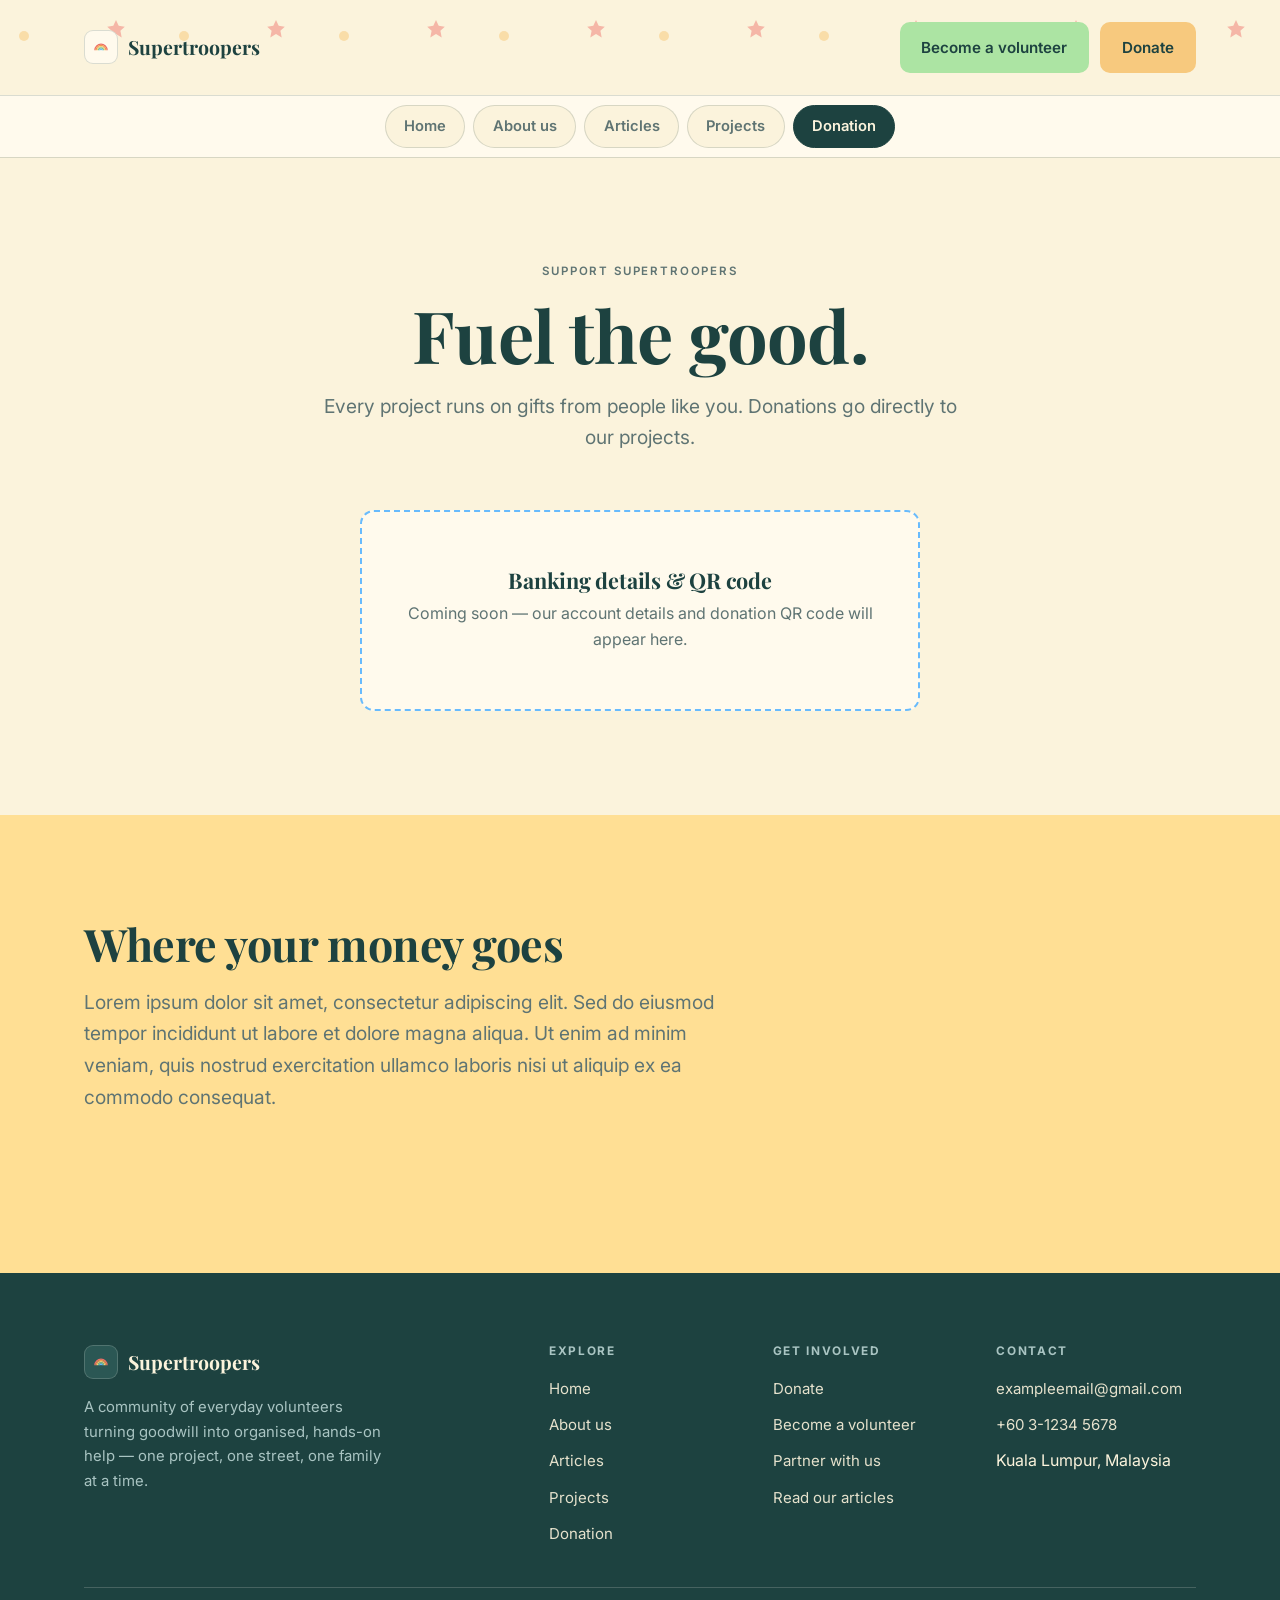
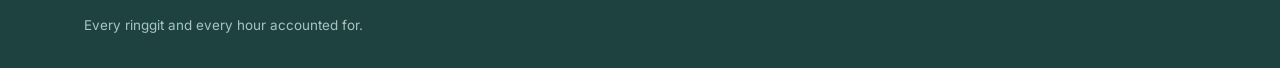
<file: donate.html>
<!DOCTYPE html>
<html lang="en">
<head>
  <meta charset="UTF-8">
  <meta name="viewport" content="width=device-width, initial-scale=1">
  <title>Donate &amp; Volunteer — Supertroopers</title>
  <meta name="description" content="Support Supertroopers with a one-time or monthly gift, see exactly where donations go, or sign up as a volunteer.">
  <link rel="icon" href="data:image/svg+xml,<svg xmlns='http://www.w3.org/2000/svg' viewBox='0 0 24 24'><rect width='24' height='24' rx='6' fill='%230F2A1F'/><path d='M12 4.5l2.2 4.75 5 .77-3.6 3.3.85 4.93L12 15.9l-4.45 2.35.85-4.93-3.6-3.3 5-.77L12 4.5z' fill='%23C05A2B'/></svg>">
  <link rel="preconnect" href="https://fonts.googleapis.com">
  <link rel="preconnect" href="https://fonts.gstatic.com" crossorigin>
  <link href="https://fonts.googleapis.com/css2?family=Playfair+Display:ital,wght@0,600;0,700;0,800;1,600&family=Inter:wght@400;500;600;700&display=swap" rel="stylesheet">
  <link rel="stylesheet" href="css/styles.css">
  <script src="js/main.js" defer></script>
</head>
<body>
  <a class="skip-link" href="#main">Skip to content</a>
  <header class="site-header">
    <div class="container header-inner">
      <a class="brand" href="index.html" aria-label="Supertroopers — home">
        <span class="brand-mark" aria-hidden="true"><svg width="16" height="16" viewBox="0 0 24 24" fill="none" aria-hidden="true"><path d="M2.8 17A9.2 9.2 0 0 1 21.2 17" stroke="#EE6D67" stroke-width="1.8"/><path d="M4.65 17A7.35 7.35 0 0 1 19.35 17" stroke="#F09A4B" stroke-width="1.8"/><path d="M6.5 17A5.5 5.5 0 0 1 17.5 17" stroke="#F7C97E" stroke-width="1.8"/><path d="M8.35 17A3.65 3.65 0 0 1 15.65 17" stroke="#7CC98F" stroke-width="1.8"/><path d="M10.2 17A1.8 1.8 0 0 1 13.8 17" stroke="#68BBFD" stroke-width="1.8"/></svg></span>
        <span class="brand-name">Supertroopers</span>
      </a>
      <div class="header-actions">
        <a class="btn btn-leaf" href="projects.html">Become a volunteer</a>
        <a class="btn btn-accent" href="donate.html">Donate</a>
      </div>
    </div>
    <nav class="tab-bar" aria-label="Main navigation">
    <div class="container tab-bar-inner">
      <a class="tab-link" href="index.html">Home</a>
      <a class="tab-link" href="about.html">About us</a>
      <a class="tab-link" href="news.html">Articles</a>
      <a class="tab-link" href="projects.html">Projects</a>
      <a class="tab-link" href="donate.html" aria-current="page">Donation</a>
    </div>
  </nav>
  </header>
  <main id="main">

    <section class="section">
      <div class="container">
        <div class="section-head center reveal">
          <p class="kicker">Support Supertroopers</p>
          <h1>Fuel the good.</h1>
          <p class="lead">Every project runs on gifts from people like you. Donations go directly to our projects.</p>
        </div>
        <div class="placeholder-box reveal">
          <h3>Banking details &amp; QR code</h3>
          <p>Coming soon &mdash; our account details and donation QR code will appear here.</p>
        </div>
      </div>
    </section>

    <section class="section section-alt">
      <div class="container">
        <div class="section-head reveal">
          <h2>Where your money goes</h2>
          <p class="lead">Lorem ipsum dolor sit amet, consectetur adipiscing elit. Sed do eiusmod tempor incididunt ut labore et dolore magna aliqua. Ut enim ad minim veniam, quis nostrud exercitation ullamco laboris nisi ut aliquip ex ea commodo consequat.</p>
        </div>
      </div>
    </section>

  </main>
  <footer class="site-footer">
    <div class="container">
      <div class="footer-top">
        <div class="footer-brand">
          <a class="brand brand-light" href="index.html">
            <span class="brand-mark" aria-hidden="true"><svg width="16" height="16" viewBox="0 0 24 24" fill="none" aria-hidden="true"><path d="M2.8 17A9.2 9.2 0 0 1 21.2 17" stroke="#EE6D67" stroke-width="1.8"/><path d="M4.65 17A7.35 7.35 0 0 1 19.35 17" stroke="#F09A4B" stroke-width="1.8"/><path d="M6.5 17A5.5 5.5 0 0 1 17.5 17" stroke="#F7C97E" stroke-width="1.8"/><path d="M8.35 17A3.65 3.65 0 0 1 15.65 17" stroke="#7CC98F" stroke-width="1.8"/><path d="M10.2 17A1.8 1.8 0 0 1 13.8 17" stroke="#68BBFD" stroke-width="1.8"/></svg></span>
            <span class="brand-name">Supertroopers</span>
          </a>
          <p>A community of everyday volunteers turning goodwill into organised, hands-on help &mdash; one project, one street, one family at a time.</p>
        </div>
        <div class="footer-cols">
          <div>
            <h3>Explore</h3>
            <ul>
              <li><a href="index.html">Home</a></li>
              <li><a href="about.html">About us</a></li>
              <li><a href="news.html">Articles</a></li>
              <li><a href="projects.html">Projects</a></li>
              <li><a href="donate.html">Donation</a></li>
            </ul>
          </div>
          <div>
            <h3>Get involved</h3>
            <ul>
              <li><a href="donate.html">Donate</a></li>
              <li><a href="donate.html">Become a volunteer</a></li>
              <li><a href="mailto:hello@supertrooper.org">Partner with us</a></li>
              <li><a href="news.html">Read our articles</a></li>
            </ul>
          </div>
          <div>
            <h3>Contact</h3>
            <ul>
              <li><a href="mailto:exampleemail@gmail.com">exampleemail@gmail.com</a></li>
              <li><a href="tel:+60312345678">+60 3-1234 5678</a></li>
              <li>Kuala Lumpur, Malaysia</li>
            </ul>
          </div>
        </div>
      </div>
      <div class="footer-bottom">
        <p>Every ringgit and every hour accounted for.</p>
      </div>
    </div>
  </footer>
</body>
</html>
</file>
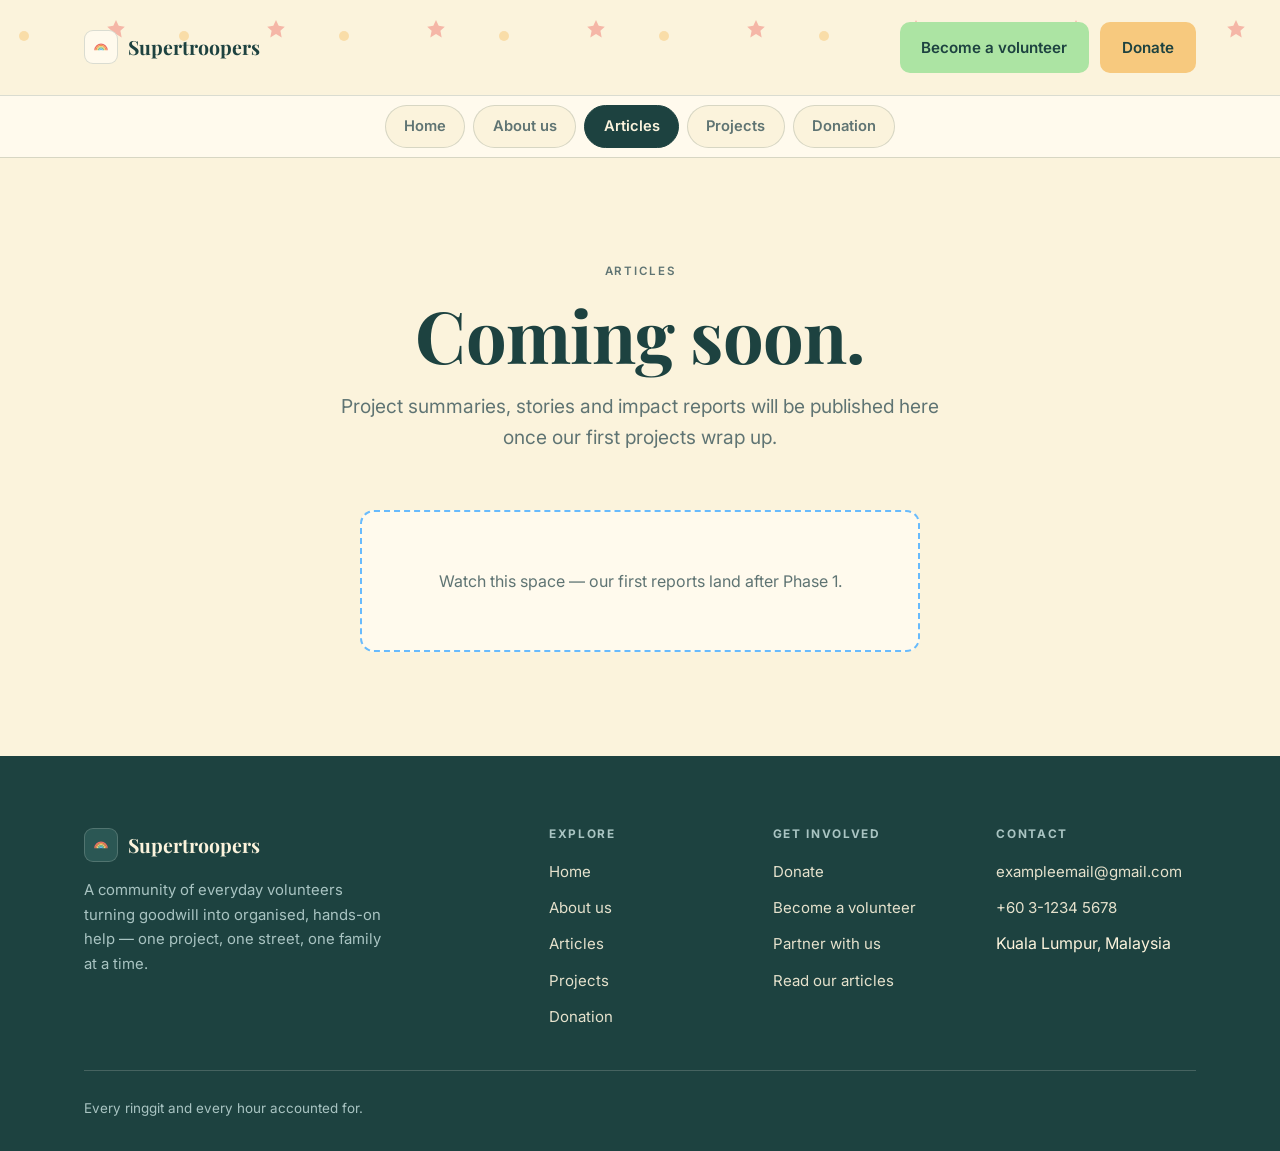
<file: news.html>
<!DOCTYPE html>
<html lang="en">
<head>
  <meta charset="UTF-8">
  <meta name="viewport" content="width=device-width, initial-scale=1">
  <title>Articles — Supertroopers</title>
  <meta name="description" content="Updates, project summaries, volunteer stories, announcements and impact reports from Supertroopers.">
  <link rel="icon" href="data:image/svg+xml,<svg xmlns='http://www.w3.org/2000/svg' viewBox='0 0 24 24'><rect width='24' height='24' rx='6' fill='%230F2A1F'/><path d='M12 4.5l2.2 4.75 5 .77-3.6 3.3.85 4.93L12 15.9l-4.45 2.35.85-4.93-3.6-3.3 5-.77L12 4.5z' fill='%23C05A2B'/></svg>">
  <link rel="preconnect" href="https://fonts.googleapis.com">
  <link rel="preconnect" href="https://fonts.gstatic.com" crossorigin>
  <link href="https://fonts.googleapis.com/css2?family=Playfair+Display:ital,wght@0,600;0,700;0,800;1,600&family=Inter:wght@400;500;600;700&display=swap" rel="stylesheet">
  <link rel="stylesheet" href="css/styles.css">
  <script src="js/main.js" defer></script>
</head>
<body>
  <a class="skip-link" href="#main">Skip to content</a>
  <header class="site-header">
    <div class="container header-inner">
      <a class="brand" href="index.html" aria-label="Supertroopers — home">
        <span class="brand-mark" aria-hidden="true"><svg width="16" height="16" viewBox="0 0 24 24" fill="none" aria-hidden="true"><path d="M2.8 17A9.2 9.2 0 0 1 21.2 17" stroke="#EE6D67" stroke-width="1.8"/><path d="M4.65 17A7.35 7.35 0 0 1 19.35 17" stroke="#F09A4B" stroke-width="1.8"/><path d="M6.5 17A5.5 5.5 0 0 1 17.5 17" stroke="#F7C97E" stroke-width="1.8"/><path d="M8.35 17A3.65 3.65 0 0 1 15.65 17" stroke="#7CC98F" stroke-width="1.8"/><path d="M10.2 17A1.8 1.8 0 0 1 13.8 17" stroke="#68BBFD" stroke-width="1.8"/></svg></span>
        <span class="brand-name">Supertroopers</span>
      </a>
      <div class="header-actions">
        <a class="btn btn-leaf" href="projects.html">Become a volunteer</a>
        <a class="btn btn-accent" href="donate.html">Donate</a>
      </div>
    </div>
    <nav class="tab-bar" aria-label="Main navigation">
    <div class="container tab-bar-inner">
      <a class="tab-link" href="index.html">Home</a>
      <a class="tab-link" href="about.html">About us</a>
      <a class="tab-link" href="news.html" aria-current="page">Articles</a>
      <a class="tab-link" href="projects.html">Projects</a>
      <a class="tab-link" href="donate.html">Donation</a>
    </div>
  </nav>
  </header>
  <main id="main">

    <section class="section">
      <div class="container">
        <div class="section-head center reveal">
          <p class="kicker">Articles</p>
          <h1>Coming soon.</h1>
          <p class="lead">Project summaries, stories and impact reports will be published here once our first projects wrap up.</p>
        </div>
        <div class="placeholder-box reveal">
          <p>Watch this space &mdash; our first reports land after Phase 1.</p>
        </div>
      </div>
    </section>

  </main>
  <footer class="site-footer">
    <div class="container">
      <div class="footer-top">
        <div class="footer-brand">
          <a class="brand brand-light" href="index.html">
            <span class="brand-mark" aria-hidden="true"><svg width="16" height="16" viewBox="0 0 24 24" fill="none" aria-hidden="true"><path d="M2.8 17A9.2 9.2 0 0 1 21.2 17" stroke="#EE6D67" stroke-width="1.8"/><path d="M4.65 17A7.35 7.35 0 0 1 19.35 17" stroke="#F09A4B" stroke-width="1.8"/><path d="M6.5 17A5.5 5.5 0 0 1 17.5 17" stroke="#F7C97E" stroke-width="1.8"/><path d="M8.35 17A3.65 3.65 0 0 1 15.65 17" stroke="#7CC98F" stroke-width="1.8"/><path d="M10.2 17A1.8 1.8 0 0 1 13.8 17" stroke="#68BBFD" stroke-width="1.8"/></svg></span>
            <span class="brand-name">Supertroopers</span>
          </a>
          <p>A community of everyday volunteers turning goodwill into organised, hands-on help &mdash; one project, one street, one family at a time.</p>
        </div>
        <div class="footer-cols">
          <div>
            <h3>Explore</h3>
            <ul>
              <li><a href="index.html">Home</a></li>
              <li><a href="about.html">About us</a></li>
              <li><a href="news.html">Articles</a></li>
              <li><a href="projects.html">Projects</a></li>
              <li><a href="donate.html">Donation</a></li>
            </ul>
          </div>
          <div>
            <h3>Get involved</h3>
            <ul>
              <li><a href="donate.html">Donate</a></li>
              <li><a href="donate.html">Become a volunteer</a></li>
              <li><a href="mailto:hello@supertrooper.org">Partner with us</a></li>
              <li><a href="news.html">Read our articles</a></li>
            </ul>
          </div>
          <div>
            <h3>Contact</h3>
            <ul>
              <li><a href="mailto:exampleemail@gmail.com">exampleemail@gmail.com</a></li>
              <li><a href="tel:+60312345678">+60 3-1234 5678</a></li>
              <li>Kuala Lumpur, Malaysia</li>
            </ul>
          </div>
        </div>
      </div>
      <div class="footer-bottom">
        <p>Every ringgit and every hour accounted for.</p>
      </div>
    </div>
  </footer>
</body>
</html>
</file>
<file: css/styles.css>
/* ============================================================
   Super Trooper — volunteer organisation website
   Style: warm editorial non-profit (cream paper, forest ink,
   terracotta accent, serif display type). Flat surfaces,
   hairline borders, restrained motion.
   ============================================================ */

:root {
  /* Colors — derived from the official Supertroopers palette:
     #f7c97e (orange) #ffdf94 (cream) #ace4a3 (green) #77afae (teal)
     #68bbfd (blue) #ee6d67 (coral) */
  --paper: #FBF3DC;
  --paper-2: #FFDF94;
  --card: #FFFAED;
  --ink: #1D4240;
  --ink-2: #2B5754;
  --text: #26413F;
  --muted: #5F7473;
  --muted-2: #A9C4C2;
  --accent: #EE6D67;
  --accent-2: #D95850;
  --sun: #F7C97E;
  --sun-2: #EFB65C;
  --leaf: #ACE4A3;
  --sky: #68BBFD;
  --teal: #77AFAE;
  --line: rgba(29, 66, 64, 0.16);
  --line-dark: rgba(255, 250, 237, 0.18);

  /* Type */
  --font-display: "Playfair Display", Georgia, "Times New Roman", serif;
  --font-sans: "Inter", -apple-system, "Segoe UI", system-ui, sans-serif;

  /* Shape & rhythm */
  --radius: 14px;
  --radius-sm: 10px;
  --container: 1160px;
  --section-pad: clamp(4rem, 9vw, 6.5rem);
}

/* ---------- Reset & base ---------- */

*,
*::before,
*::after {
  box-sizing: border-box;
  margin: 0;
  padding: 0;
}

html {
  scroll-behavior: smooth;
}

body {
  font-family: var(--font-sans);
  font-size: 1rem;
  line-height: 1.65;
  color: var(--text);
  background: var(--paper);
  -webkit-font-smoothing: antialiased;
}

img {
  display: block;
  max-width: 100%;
}

a {
  color: inherit;
}

button {
  font: inherit;
  cursor: pointer;
  border: 0;
  background: none;
  color: inherit;
}

.skip-link {
  position: absolute;
  left: -999px;
  top: 0;
  background: var(--ink);
  color: var(--paper);
  padding: 0.6rem 1rem;
  z-index: 100;
}

.skip-link:focus {
  left: 12px;
  top: 12px;
}

/* ---------- Layout helpers ---------- */

.container {
  max-width: var(--container);
  margin: 0 auto;
  padding: 0 24px;
}

.section {
  padding: var(--section-pad) 0;
}

.section-alt {
  background: var(--paper-2);
}

.section-ink {
  background: var(--ink);
  color: var(--paper);
}

.section-accent {
  background: var(--accent);
  color: #FFFAED;
}

.section-head {
  max-width: 640px;
  margin-bottom: clamp(2rem, 5vw, 3.5rem);
}

.section-head.center {
  margin-left: auto;
  margin-right: auto;
  text-align: center;
}

.grid-2 {
  display: grid;
  grid-template-columns: repeat(2, 1fr);
  gap: 24px;
}

.grid-3 {
  display: grid;
  grid-template-columns: repeat(3, 1fr);
  gap: 24px;
}

/* ---------- Typography ---------- */

.kicker {
  font-size: 0.72rem;
  font-weight: 600;
  letter-spacing: 0.16em;
  text-transform: uppercase;
  color: var(--muted);
  margin-bottom: 1rem;
}

.section-ink .kicker {
  color: var(--muted-2);
}

.section-accent .kicker {
  color: rgba(255, 250, 237, 0.75);
}

h1, .h1,
h2, .h2,
h3, .h3 {
  font-family: var(--font-display);
  color: var(--ink);
  line-height: 1.12;
  letter-spacing: -0.01em;
  font-weight: 700;
}

.section-ink :is(h1, h2, h3),
.section-accent :is(h1, h2, h3) {
  color: inherit;
}

h1, .h1 {
  font-size: clamp(2.7rem, 6.4vw, 4.5rem);
  line-height: 1.05;
}

h2, .h2 {
  font-size: clamp(1.9rem, 4vw, 2.8rem);
}

h3, .h3 {
  font-size: 1.35rem;
}

.lead {
  font-size: clamp(1.05rem, 1.6vw, 1.2rem);
  color: var(--muted);
  max-width: 58ch;
  margin-top: 1.1rem;
}

.section-ink .lead,
.section-accent .lead {
  color: rgba(255, 250, 237, 0.85);
}

em {
  font-style: italic;
}

.text-link {
  font-weight: 600;
  color: var(--ink);
  text-decoration: none;
  border-bottom: 1.5px solid var(--accent);
  padding-bottom: 1px;
  transition: color 0.2s ease;
}

.text-link:hover {
  color: var(--accent);
}

/* ---------- Buttons & chips ---------- */

.btn {
  display: inline-flex;
  align-items: center;
  gap: 0.5rem;
  padding: 0.72rem 1.3rem;
  border-radius: var(--radius-sm);
  font-weight: 600;
  font-size: 0.95rem;
  text-decoration: none;
  border: 1px solid transparent;
  transition: background 0.2s ease, color 0.2s ease, border-color 0.2s ease, transform 0.2s ease;
}

.btn:hover {
  transform: translateY(-1px);
}

.btn-lg {
  padding: 0.95rem 1.7rem;
  font-size: 1.02rem;
}

.btn-primary {
  background: var(--ink);
  color: var(--paper);
}

.btn-primary:hover {
  background: var(--ink-2);
}

.btn-accent {
  background: var(--sun);
  color: var(--ink);
}

.btn-accent:hover {
  background: var(--sun-2);
}

.btn-leaf {
  background: var(--leaf);
  color: var(--ink);
}

.btn-leaf:hover {
  background: #98D68E;
}

.btn-light {
  background: var(--paper);
  color: var(--ink);
}

.btn-light:hover {
  background: #fff;
}

.btn-ghost-light {
  border-color: rgba(255, 250, 237, 0.5);
  color: inherit;
}

.btn-ghost-light:hover {
  border-color: currentColor;
}

.chip {
  display: inline-flex;
  align-items: center;
  gap: 0.4rem;
  padding: 0.28rem 0.7rem;
  border: 1px solid var(--line);
  border-radius: 999px;
  font-size: 0.78rem;
  font-weight: 600;
  background: var(--card);
  color: var(--ink);
}

.chip-accent {
  color: var(--accent-2);
  border-color: rgba(238, 109, 103, 0.5);
}

.chip-dot::before {
  content: "";
  width: 7px;
  height: 7px;
  border-radius: 50%;
  background: var(--accent);
}

/* ---------- Announcement bar ---------- */

.announce {
  background: var(--ink);
  color: var(--paper);
  font-size: 0.86rem;
}

.announce-inner {
  display: flex;
  align-items: center;
  justify-content: center;
  gap: 1rem;
  padding-top: 0.55rem;
  padding-bottom: 0.55rem;
  text-align: center;
}

.announce a {
  color: inherit;
  font-weight: 600;
}

.announce-close {
  font-size: 1.1rem;
  line-height: 1;
  opacity: 0.7;
  padding: 0.2rem 0.4rem;
}

.announce-close:hover {
  opacity: 1;
}

/* ---------- Header & navigation ---------- */

.site-header {
  position: sticky;
  top: 0;
  z-index: 50;
  background: var(--paper);
  border-bottom: 1px solid var(--line);
}

.header-inner {
  display: flex;
  align-items: center;
  justify-content: space-between;
  gap: 1.5rem;
  padding-top: 0.9rem;
  padding-bottom: 0.9rem;
}

.brand {
  display: inline-flex;
  align-items: center;
  gap: 0.6rem;
  text-decoration: none;
}

.brand-mark {
  display: inline-flex;
  align-items: center;
  justify-content: center;
  width: 34px;
  height: 34px;
  border: 1px solid var(--line);
  border-radius: 9px;
  background: var(--card);
  color: var(--accent);
}

.brand-name {
  font-family: var(--font-display);
  font-weight: 700;
  font-size: 1.22rem;
  color: var(--ink);
  white-space: nowrap;
}

.brand-light .brand-mark {
  background: var(--ink-2);
  border-color: var(--line-dark);
}

.brand-light .brand-name {
  color: var(--paper);
}

.header-actions {
  display: flex;
  align-items: center;
  gap: 0.7rem;
}

.tab-bar {
  border-top: 1px solid var(--line);
  background: var(--card);
}

.tab-bar-inner {
  display: flex;
  justify-content: center;
  gap: 0.5rem;
  padding-top: 0.6rem;
  padding-bottom: 0.6rem;
  overflow-x: auto;
  -webkit-overflow-scrolling: touch;
}

.tab-link {
  padding: 0.5rem 1.15rem;
  border: 1px solid var(--line);
  border-radius: 999px;
  text-decoration: none;
  font-weight: 600;
  font-size: 0.92rem;
  color: var(--muted);
  background: var(--paper);
  white-space: nowrap;
  transition: background 0.2s ease, color 0.2s ease, border-color 0.2s ease;
}

.tab-link:hover {
  color: var(--ink);
  border-color: var(--ink);
}

.tab-link[aria-current="page"] {
  background: var(--ink);
  color: var(--paper);
  border-color: var(--ink);
}

/* ---------- Hero ---------- */

.hero {
  padding-top: clamp(3.5rem, 8vw, 6rem);
}

.hero-inner {
  text-align: center;
  max-width: 880px;
}

.hero-chip {
  display: inline-flex;
  align-items: center;
  gap: 0.5rem;
  padding: 0.35rem 0.9rem;
  border: 1px solid var(--line);
  border-radius: 999px;
  background: var(--card);
  font-size: 0.82rem;
  font-weight: 600;
  color: var(--ink);
  margin-bottom: 1.6rem;
}

.hero-chip svg {
  color: var(--accent);
}

.hero .lead {
  margin-left: auto;
  margin-right: auto;
}

.hero-actions {
  display: flex;
  justify-content: center;
  gap: 0.9rem;
  margin-top: 2.2rem;
  flex-wrap: wrap;
}

.hero-photos {
  display: grid;
  grid-template-columns: 1.15fr 1fr 1.15fr;
  gap: 18px;
  margin-top: clamp(3rem, 6vw, 4.5rem);
  align-items: start;
}

.hero-photos img {
  width: 100%;
  aspect-ratio: 4 / 3;
  object-fit: cover;
  border-radius: var(--radius);
  border: 1px solid var(--line);
  background: var(--paper-2);
}

.hero-photos img:nth-child(2) {
  margin-top: 34px;
  aspect-ratio: 3 / 4;
}

/* ---------- Stats ---------- */

.stats-row {
  display: grid;
  grid-template-columns: repeat(4, 1fr);
  gap: 24px;
  border-top: 1px solid var(--line);
  margin-top: clamp(3rem, 6vw, 4.5rem);
  padding: clamp(2.2rem, 5vw, 3.2rem) 24px clamp(1rem, 3vw, 2rem);
  text-align: center;
}

.stat-label {
  font-size: 0.88rem;
  color: var(--muted);
  margin-bottom: 0.35rem;
}

.stat-num {
  font-family: var(--font-display);
  font-weight: 700;
  font-size: clamp(2rem, 4vw, 2.9rem);
  color: var(--ink);
  line-height: 1.1;
}

.section-ink .stat-num {
  color: var(--paper);
}

.section-ink .stat-label {
  color: var(--muted-2);
}

/* ---------- Cards: what we do (bento) ---------- */

.bento {
  display: grid;
  grid-template-columns: repeat(3, 1fr);
  gap: 20px;
}

.bento-card {
  background: var(--card);
  border: 1px solid var(--line);
  border-radius: var(--radius);
  padding: 1.7rem 1.6rem;
  transition: transform 0.25s ease, border-color 0.25s ease;
}

.bento-card:hover {
  transform: translateY(-3px);
  border-color: rgba(29, 66, 64, 0.35);
}

.bento-icon {
  display: inline-flex;
  align-items: center;
  justify-content: center;
  width: 44px;
  height: 44px;
  border: 1px solid var(--line);
  border-radius: var(--radius-sm);
  background: var(--paper);
  color: var(--accent);
  margin-bottom: 1.1rem;
}

.bento-card h3 {
  margin-bottom: 0.5rem;
}

.bento-card p {
  color: var(--muted);
  font-size: 0.96rem;
}

/* ---------- Project cards ---------- */

.projects-grid {
  display: grid;
  grid-template-columns: repeat(3, 1fr);
  gap: 22px;
}

.project-card {
  display: flex;
  flex-direction: column;
  background: var(--card);
  border: 1px solid var(--line);
  border-radius: var(--radius);
  overflow: hidden;
  transition: transform 0.25s ease, border-color 0.25s ease;
}

.project-card:hover {
  transform: translateY(-3px);
  border-color: rgba(29, 66, 64, 0.35);
}

.project-card.hidden {
  display: none;
}

.card-media {
  position: relative;
  background: var(--paper-2);
}

.card-media img {
  width: 100%;
  aspect-ratio: 16 / 10;
  object-fit: cover;
}

.card-media .chip {
  position: absolute;
  top: 12px;
  left: 12px;
}

.card-body {
  display: flex;
  flex-direction: column;
  gap: 0.65rem;
  padding: 1.35rem 1.4rem 1.5rem;
  flex: 1;
}

.card-meta {
  display: flex;
  align-items: center;
  flex-wrap: wrap;
  gap: 0.45rem 0.9rem;
  font-size: 0.82rem;
  font-weight: 500;
  color: var(--muted);
}

.card-meta svg {
  vertical-align: -2px;
  margin-right: 0.3rem;
  color: var(--accent);
}

.card-body p {
  color: var(--muted);
  font-size: 0.95rem;
}

.impact-list {
  display: flex;
  flex-wrap: wrap;
  gap: 0.5rem;
  list-style: none;
  margin-top: 0.2rem;
}

.impact-list li {
  padding: 0.24rem 0.66rem;
  border: 1px solid var(--line);
  border-radius: 999px;
  font-size: 0.78rem;
  font-weight: 600;
  color: var(--ink);
  background: var(--paper);
}

.card-body .card-cta {
  margin-top: auto;
  padding-top: 0.6rem;
}

/* ---------- Filter tabs ---------- */

.tabs {
  display: flex;
  gap: 0.5rem;
  flex-wrap: wrap;
  margin-bottom: 2rem;
}

.tab {
  padding: 0.5rem 1.1rem;
  border: 1px solid var(--line);
  border-radius: 999px;
  font-weight: 600;
  font-size: 0.9rem;
  color: var(--muted);
  background: var(--card);
  transition: all 0.2s ease;
}

.tab:hover {
  color: var(--ink);
}

.tab.active {
  background: var(--ink);
  border-color: var(--ink);
  color: var(--paper);
}

/* ---------- Quotes / testimonials ---------- */

.quote-card {
  background: var(--card);
  border: 1px solid var(--line);
  border-radius: var(--radius);
  padding: 1.9rem 1.8rem;
  display: flex;
  flex-direction: column;
  gap: 1.3rem;
}

.quote-top {
  display: flex;
  justify-content: space-between;
  align-items: flex-start;
  gap: 1rem;
}

.quote-mark {
  font-family: var(--font-display);
  font-size: 3rem;
  line-height: 0.6;
  color: var(--accent);
}

.quote-card blockquote {
  font-family: var(--font-display);
  font-size: 1.25rem;
  line-height: 1.5;
  color: var(--ink);
  border: 0;
}

.quote-person {
  display: flex;
  align-items: center;
  gap: 0.85rem;
  border-top: 1px solid var(--line);
  padding-top: 1.2rem;
}

.avatar {
  display: inline-flex;
  align-items: center;
  justify-content: center;
  width: 44px;
  height: 44px;
  border: 1px solid var(--line);
  border-radius: var(--radius-sm);
  background: var(--paper);
  font-family: var(--font-display);
  font-weight: 700;
  color: var(--ink);
  flex-shrink: 0;
}

.quote-person strong {
  display: block;
  font-size: 0.95rem;
  color: var(--ink);
}

.quote-person span {
  font-size: 0.85rem;
  color: var(--muted);
}

/* ---------- CTA band ---------- */

.cta-band {
  text-align: center;
}

.cta-band h2 {
  font-size: clamp(2.2rem, 5vw, 3.4rem);
  max-width: 700px;
  margin: 0 auto;
}

.cta-band .lead {
  margin-left: auto;
  margin-right: auto;
}

.cta-band .hero-actions {
  margin-top: 2rem;
}

/* ---------- Donation tiers ---------- */

.freq-toggle {
  display: inline-flex;
  border: 1px solid var(--line);
  border-radius: 999px;
  padding: 4px;
  background: var(--card);
  margin-bottom: 2.4rem;
}

.freq-btn {
  padding: 0.5rem 1.4rem;
  border-radius: 999px;
  font-weight: 600;
  font-size: 0.92rem;
  color: var(--muted);
  transition: all 0.2s ease;
}

.freq-btn.active {
  background: var(--ink);
  color: var(--paper);
}

.tiers {
  display: grid;
  grid-template-columns: repeat(3, 1fr);
  gap: 22px;
  align-items: stretch;
}

.tier {
  position: relative;
  display: flex;
  flex-direction: column;
  gap: 0.8rem;
  background: var(--card);
  border: 1px solid var(--line);
  border-radius: var(--radius);
  padding: 1.9rem 1.7rem;
}

.tier.popular {
  border-color: var(--accent);
  border-width: 1.5px;
}

.tier-badge {
  position: absolute;
  top: -13px;
  left: 50%;
  transform: translateX(-50%);
  background: var(--accent);
  color: #FFFAED;
  font-size: 0.74rem;
  font-weight: 700;
  letter-spacing: 0.06em;
  text-transform: uppercase;
  padding: 0.28rem 0.85rem;
  border-radius: 999px;
  white-space: nowrap;
}

.tier-name {
  font-size: 0.78rem;
  font-weight: 700;
  letter-spacing: 0.14em;
  text-transform: uppercase;
  color: var(--muted);
}

.tier-amount {
  font-family: var(--font-display);
  font-weight: 700;
  font-size: 2.6rem;
  color: var(--ink);
  line-height: 1;
}

.tier-amount small {
  font-family: var(--font-sans);
  font-weight: 500;
  font-size: 0.9rem;
  color: var(--muted);
  margin-left: 0.3rem;
}

.tier p {
  color: var(--muted);
  font-size: 0.95rem;
  flex: 1;
}

.custom-amount {
  display: flex;
  gap: 0.6rem;
  margin-top: 0.4rem;
}

.custom-amount input {
  flex: 1;
  min-width: 0;
}

/* ---------- Allocation bars ---------- */

.alloc {
  display: flex;
  flex-direction: column;
  gap: 1.4rem;
  max-width: 640px;
}

.alloc-row header {
  display: flex;
  justify-content: space-between;
  font-weight: 600;
  font-size: 0.95rem;
  margin-bottom: 0.5rem;
  color: var(--ink);
}

.alloc-track {
  height: 12px;
  border-radius: 999px;
  background: var(--paper-2);
  border: 1px solid var(--line);
  overflow: hidden;
}

.alloc-fill {
  display: block;
  height: 100%;
  width: 0;
  border-radius: inherit;
  background: var(--accent);
  transition: width 1.2s cubic-bezier(0.2, 0.7, 0.3, 1);
}

.alloc-row:nth-child(2) .alloc-fill {
  background: var(--ink);
}

.alloc-row:nth-child(3) .alloc-fill {
  background: var(--muted);
}

.reveal.in .alloc-fill {
  width: var(--w);
}

/* ---------- Forms ---------- */

.form-card {
  background: var(--card);
  border: 1px solid var(--line);
  border-radius: var(--radius);
  padding: 2rem 1.9rem;
}

.form-grid {
  display: grid;
  grid-template-columns: 1fr 1fr;
  gap: 1rem;
}

.form-field {
  display: flex;
  flex-direction: column;
  gap: 0.35rem;
}

.form-field.full {
  grid-column: 1 / -1;
}

.form-field label {
  font-weight: 600;
  font-size: 0.88rem;
  color: var(--ink);
}

input,
select,
textarea {
  font: inherit;
  color: var(--text);
  background: var(--paper);
  border: 1px solid var(--line);
  border-radius: var(--radius-sm);
  padding: 0.65rem 0.85rem;
  width: 100%;
}

input:focus,
select:focus,
textarea:focus {
  outline: 2px solid var(--accent);
  outline-offset: 1px;
}

textarea {
  resize: vertical;
  min-height: 96px;
}

.checks {
  display: flex;
  flex-wrap: wrap;
  gap: 0.5rem;
}

.check-pill {
  position: relative;
}

.check-pill input {
  position: absolute;
  inset: 0;
  opacity: 0;
  cursor: pointer;
  width: 100%;
  height: 100%;
}

.check-pill span {
  display: inline-block;
  padding: 0.45rem 1rem;
  border: 1px solid var(--line);
  border-radius: 999px;
  font-size: 0.88rem;
  font-weight: 500;
  background: var(--paper);
  transition: all 0.15s ease;
}

.check-pill input:checked + span {
  background: var(--ink);
  border-color: var(--ink);
  color: var(--paper);
}

.check-pill input:focus-visible + span {
  outline: 2px solid var(--accent);
  outline-offset: 1px;
}

.form-note {
  font-size: 0.84rem;
  color: var(--muted);
  margin-top: 0.9rem;
}

.form-success {
  text-align: center;
  padding: 2.5rem 1.5rem;
}

.form-success h3 {
  margin-bottom: 0.6rem;
}

.form-success p {
  color: var(--muted);
}

.newsletter-form {
  display: flex;
  gap: 0.7rem;
  max-width: 460px;
  margin: 1.8rem auto 0;
}

.newsletter-form input {
  background: var(--card);
}

/* ---------- FAQ ---------- */

.faq {
  max-width: 720px;
}

.faq details {
  border: 1px solid var(--line);
  border-radius: var(--radius-sm);
  background: var(--card);
  padding: 1.05rem 1.3rem;
  margin-bottom: 0.8rem;
}

.faq summary {
  font-weight: 600;
  color: var(--ink);
  cursor: pointer;
  list-style: none;
  display: flex;
  justify-content: space-between;
  align-items: center;
  gap: 1rem;
}

.faq summary::-webkit-details-marker {
  display: none;
}

.faq summary::after {
  content: "+";
  font-family: var(--font-display);
  font-size: 1.3rem;
  color: var(--accent);
  flex-shrink: 0;
}

.faq details[open] summary::after {
  content: "\2212";
}

.faq details p {
  padding-top: 0.7rem;
  color: var(--muted);
  font-size: 0.95rem;
}

/* ---------- Timeline (about) ---------- */

.timeline {
  list-style: none;
  border-left: 2px solid var(--line);
  padding-left: 2rem;
  max-width: 640px;
}

.timeline li {
  position: relative;
  padding-bottom: 1.9rem;
}

.timeline li::before {
  content: "";
  position: absolute;
  left: calc(-2rem - 6px);
  top: 0.45rem;
  width: 10px;
  height: 10px;
  border-radius: 50%;
  background: var(--accent);
}

.timeline .year {
  font-family: var(--font-display);
  font-weight: 700;
  font-size: 1.25rem;
  color: var(--ink);
  display: block;
  margin-bottom: 0.2rem;
}

.timeline p {
  color: var(--muted);
  font-size: 0.97rem;
}

/* ---------- Values & team ---------- */

.value-card {
  border-top: 2px solid var(--accent);
  background: var(--card);
  border-radius: 0 0 var(--radius) var(--radius);
  padding: 1.4rem 1.4rem 1.5rem;
  border-left: 1px solid var(--line);
  border-right: 1px solid var(--line);
  border-bottom: 1px solid var(--line);
}

.value-card h3 {
  font-size: 1.15rem;
  margin-bottom: 0.4rem;
}

.value-card p {
  color: var(--muted);
  font-size: 0.93rem;
}

.team-grid {
  display: grid;
  grid-template-columns: repeat(4, 1fr);
  gap: 20px;
}

.team-card {
  background: var(--card);
  border: 1px solid var(--line);
  border-radius: var(--radius);
  padding: 1.6rem 1.4rem;
  text-align: center;
}

.team-card .avatar {
  width: 62px;
  height: 62px;
  font-size: 1.3rem;
  margin: 0 auto 1rem;
}

.team-card strong {
  display: block;
  font-family: var(--font-display);
  font-size: 1.08rem;
  color: var(--ink);
}

.team-card span {
  font-size: 0.86rem;
  color: var(--muted);
}

/* ---------- Articles (news) ---------- */

.featured-article {
  display: grid;
  grid-template-columns: 1.1fr 1fr;
  gap: 0;
  background: var(--card);
  border: 1px solid var(--line);
  border-radius: var(--radius);
  overflow: hidden;
  margin-bottom: 2.5rem;
}

.featured-article img {
  width: 100%;
  height: 100%;
  object-fit: cover;
  min-height: 300px;
  background: var(--paper-2);
}

.featured-body {
  padding: clamp(1.6rem, 4vw, 2.8rem);
  display: flex;
  flex-direction: column;
  gap: 1rem;
  justify-content: center;
  align-items: flex-start;
}

.article-card {
  display: flex;
  flex-direction: column;
  gap: 0.6rem;
  background: var(--card);
  border: 1px solid var(--line);
  border-radius: var(--radius);
  padding: 1.5rem 1.5rem 1.6rem;
  transition: transform 0.25s ease, border-color 0.25s ease;
}

.article-card:hover {
  transform: translateY(-3px);
  border-color: rgba(29, 66, 64, 0.35);
}

.article-card .card-meta {
  margin-top: 0.2rem;
}

.article-card h3 {
  font-size: 1.25rem;
}

.article-card p {
  color: var(--muted);
  font-size: 0.95rem;
  flex: 1;
}

/* ---------- Photo + text splits ---------- */

.split {
  display: grid;
  grid-template-columns: 1fr 1fr;
  gap: clamp(2rem, 5vw, 4rem);
  align-items: center;
}

.split img {
  width: 100%;
  aspect-ratio: 4 / 3.2;
  object-fit: cover;
  border-radius: var(--radius);
  border: 1px solid var(--line);
  background: var(--paper-2);
}

.split .lead {
  margin-top: 0.9rem;
}

.split-body p + p {
  margin-top: 0.9rem;
  color: var(--muted);
}

/* ---------- Footer ---------- */

.site-footer {
  background: var(--ink);
  color: var(--paper);
  padding: clamp(3rem, 7vw, 4.5rem) 0 2rem;
}

.footer-top {
  display: grid;
  grid-template-columns: 1.2fr 2fr;
  gap: clamp(2rem, 6vw, 5rem);
  padding-bottom: 2.5rem;
  border-bottom: 1px solid var(--line-dark);
}

.footer-brand p {
  color: var(--muted-2);
  font-size: 0.93rem;
  margin-top: 1rem;
  max-width: 34ch;
}

.footer-cols {
  display: grid;
  grid-template-columns: repeat(3, 1fr);
  gap: 1.5rem;
}

.footer-cols h3 {
  font-family: var(--font-sans);
  font-size: 0.74rem;
  font-weight: 700;
  letter-spacing: 0.14em;
  text-transform: uppercase;
  color: var(--muted-2);
  margin-bottom: 1rem;
}

.footer-cols ul {
  list-style: none;
  display: flex;
  flex-direction: column;
  gap: 0.6rem;
}

.footer-cols a {
  color: var(--paper);
  text-decoration: none;
  font-size: 0.94rem;
  opacity: 0.9;
}

.footer-cols a:hover {
  opacity: 1;
  text-decoration: underline;
}

.footer-bottom {
  display: flex;
  justify-content: space-between;
  gap: 1rem;
  flex-wrap: wrap;
  padding-top: 1.6rem;
  font-size: 0.84rem;
  color: var(--muted-2);
}

/* ---------- Toast ---------- */

.toast {
  position: fixed;
  left: 50%;
  bottom: 26px;
  transform: translate(-50%, 20px);
  background: var(--ink);
  color: var(--paper);
  border: 1px solid var(--line-dark);
  border-radius: var(--radius-sm);
  padding: 0.85rem 1.3rem;
  font-size: 0.92rem;
  max-width: min(92vw, 480px);
  text-align: center;
  opacity: 0;
  pointer-events: none;
  transition: opacity 0.3s ease, transform 0.3s ease;
  z-index: 90;
}

.toast.show {
  opacity: 1;
  transform: translate(-50%, 0);
}

/* ---------- Reveal animation ---------- */

.reveal {
  opacity: 0;
  transform: translateY(22px);
  transition: opacity 0.7s ease, transform 0.7s ease;
}

.reveal.in {
  opacity: 1;
  transform: none;
}

.reveal:nth-child(2) {
  transition-delay: 0.08s;
}

.reveal:nth-child(3) {
  transition-delay: 0.16s;
}

/* ---------- Responsive ---------- */

@media (max-width: 980px) {
  .bento,
  .projects-grid,
  .grid-3 {
    grid-template-columns: repeat(2, 1fr);
  }

  .team-grid {
    grid-template-columns: repeat(2, 1fr);
  }

  .stats-row {
    grid-template-columns: repeat(2, 1fr);
    row-gap: 2rem;
  }

  .tiers {
    grid-template-columns: 1fr;
    max-width: 480px;
  }

  .footer-top {
    grid-template-columns: 1fr;
  }
}

@media (max-width: 900px) {
  .header-actions .btn-leaf {
    display: none;
  }

  .tab-bar-inner {
    justify-content: flex-start;
  }
}

@media (max-width: 760px) {
  .bento,
  .projects-grid,
  .grid-2,
  .grid-3 {
    grid-template-columns: 1fr;
  }

  .hero-photos {
    grid-template-columns: 1fr 1fr;
  }

  .hero-photos img:nth-child(2) {
    display: none;
  }

  .split,
  .featured-article {
    grid-template-columns: 1fr;
  }

  .form-grid {
    grid-template-columns: 1fr;
  }

  .newsletter-form {
    flex-direction: column;
  }

  .footer-cols {
    grid-template-columns: 1fr 1fr;
  }

  .hero-actions .btn {
    width: 100%;
    justify-content: center;
  }
}

@media (max-width: 520px) {
  .team-grid,
  .stats-row {
    grid-template-columns: 1fr 1fr;
  }
}

/* ---------- Reduced motion ---------- */

@media (prefers-reduced-motion: reduce) {
  html {
    scroll-behavior: auto;
  }

  .reveal {
    opacity: 1;
    transform: none;
    transition: none;
  }

  .alloc-fill {
    transition: none;
    width: var(--w);
  }

  .btn:hover,
  .bento-card:hover,
  .project-card:hover,
  .article-card:hover {
    transform: none;
  }
}

/* ---------- Placeholders (content coming soon) ---------- */

.placeholder-box {
  max-width: 560px;
  margin: 0 auto;
  border: 2px dashed var(--line);
  border-radius: var(--radius);
  background: var(--card);
  padding: 3.5rem 2rem;
  text-align: center;
  color: var(--muted);
}

.placeholder-box h3 {
  margin-bottom: 0.5rem;
}

.team-photo {
  display: block;
  width: 88px;
  height: 88px;
  border: 2px dashed var(--line);
  border-radius: var(--radius-sm);
  background: var(--paper);
  margin: 0 auto 1rem;
}

img.team-photo {
  object-fit: cover;
  border-style: solid;
  border-width: 1px;
}

/* ---------- Official palette touches ---------- */

.card-media .chip {
  background: var(--leaf);
  border-color: transparent;
}

.card-media .chip-accent {
  background: var(--card);
  border-color: rgba(238, 109, 103, 0.5);
}

/* Hakimi's team card sits centered below the top row */
.team-card-center {
  grid-column: 2 / 4;
  justify-self: center;
  width: calc(50% - 10px);
}

@media (max-width: 980px) {
  .team-card-center {
    grid-column: 1 / -1;
    width: calc(50% - 10px);
  }
}

/* ---------- Full-palette usage (all six official colors) ---------- */

/* "What we do" icon tiles: green / blue / orange */
.bento-card .bento-icon {
  color: var(--ink);
  border-color: transparent;
}

.bento-card:nth-child(1) .bento-icon {
  background: var(--leaf);
}

.bento-card:nth-child(2) .bento-icon {
  background: var(--sky);
}

.bento-card:nth-child(3) .bento-icon {
  background: var(--sun);
}

/* Project impact pills: palette teal */
.impact-list li {
  background: var(--teal);
  border-color: transparent;
  color: var(--ink);
}

/* Dashed "fill me in" placeholders: palette blue */
.placeholder-box,
.team-photo {
  border-color: var(--sky);
}

/* Values cards cycle through the palette */
.grid-3 .value-card:nth-child(1) { border-top-color: var(--accent); }
.grid-3 .value-card:nth-child(2) { border-top-color: var(--sun); }
.grid-3 .value-card:nth-child(3) { border-top-color: var(--leaf); }
.grid-3 .value-card:nth-child(4) { border-top-color: var(--teal); }
.grid-3 .value-card:nth-child(5) { border-top-color: var(--sky); }
.grid-3 .value-card:nth-child(6) { border-top-color: var(--accent); }

/* ---------- Whimsy ---------- */

/* Doodle pattern behind the top header strip only. To use a real image
   instead: put it in images/ and swap the url() below for
   url("../images/header.png") */
.site-header {
  background-color: var(--paper);
  background-image: url("data:image/svg+xml,%3Csvg xmlns='http://www.w3.org/2000/svg' width='160' height='160'%3E%3Ccircle cx='24' cy='36' r='5' fill='%23f7c97e' opacity='.55'/%3E%3Cpath d='M116 20l2.7 5.8 6.1 1-4.4 4 1.3 6.8-5.7-3.5-5.7 3.5 1.3-6.8-4.4-4 6.1-1z' fill='%23ee6d67' opacity='.45'/%3E%3Ccircle cx='76' cy='104' r='4' fill='%2368bbfd' opacity='.5'/%3E%3Ccircle cx='140' cy='132' r='6' fill='%23ace4a3' opacity='.5'/%3E%3Ccircle cx='36' cy='128' r='3' fill='%2377afae' opacity='.55'/%3E%3C/svg%3E");
}

.header-inner {
  padding-top: 1.4rem;
  padding-bottom: 1.4rem;
}

.hero-logo {
  display: block;
  width: min(860px, 92vw);
  margin: 0 auto;
  transition: transform 0.35s cubic-bezier(0.34, 1.56, 0.64, 1);
}

.hero-logo:hover {
  transform: scale(1.06) rotate(-2deg);
}

@keyframes wiggle {
  0% { transform: rotate(0); }
  30% { transform: rotate(-12deg); }
  65% { transform: rotate(9deg); }
  100% { transform: rotate(0); }
}

.brand:hover .brand-mark {
  animation: wiggle 0.6s ease;
}

.team-card .team-photo {
  transition: transform 0.3s ease;
}

.team-card:nth-child(odd) .team-photo {
  transform: rotate(-2.5deg);
}

.team-card:nth-child(even) .team-photo {
  transform: rotate(2.5deg);
}

.team-card:hover .team-photo {
  transform: rotate(0);
}

/* ---------- Project detail pages ---------- */

.detail-photo {
  width: 100%;
  max-height: 420px;
  object-fit: cover;
  border-radius: var(--radius);
  border: 1px solid var(--line);
  margin-bottom: 2rem;
}

.detail-body {
  max-width: 680px;
}

.detail-body h2 {
  margin-bottom: 0.8rem;
}

.detail-body p {
  color: var(--muted);
  margin-bottom: 1rem;
}

.detail-body .impact-list {
  margin: 1rem 0 1.5rem;
}

@media (prefers-reduced-motion: reduce) {
  .hero-logo:hover { transform: none; }
  .brand:hover .brand-mark { animation: none; }
  .team-card .team-photo { transform: none; transition: none; }
}

/* ---------- About page hero (image background instead of flat paper) ---------- */

.about-hero {
  background-color: var(--paper);
  background-image: url("../images/about-hero.svg");
  background-size: cover;
  background-position: center;
}
</file>
